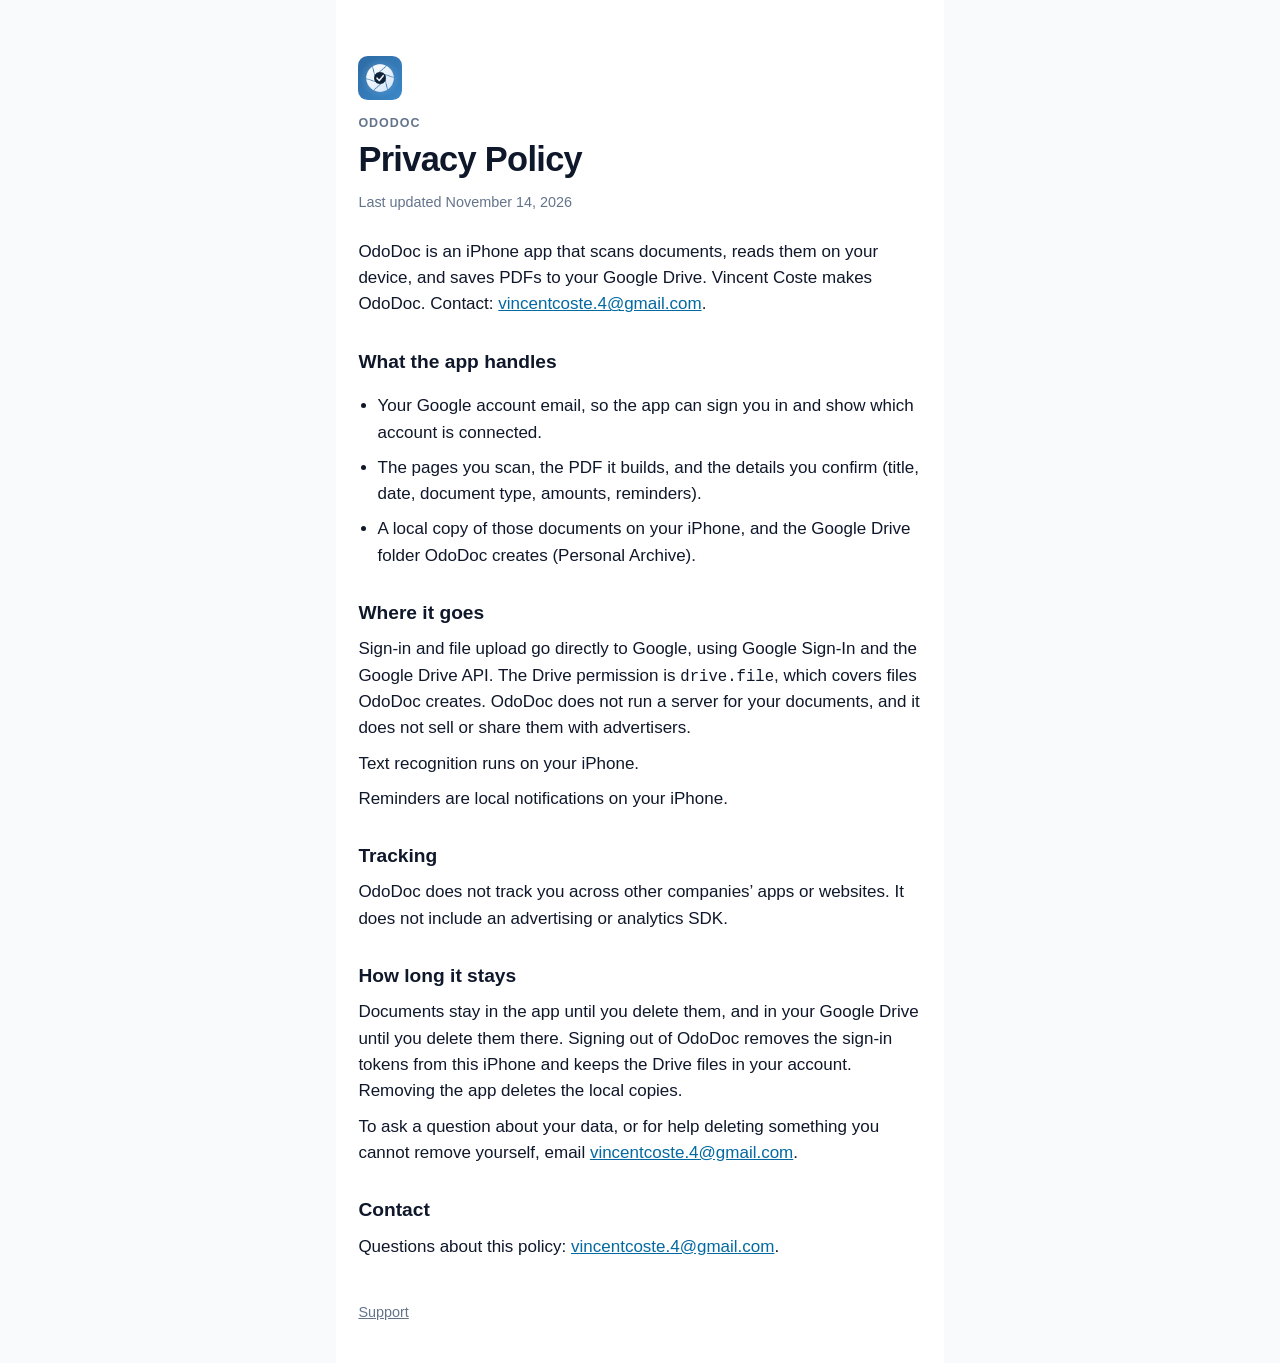
<file: index.html>
<!DOCTYPE html>
<html lang="en">
<head>
  <meta charset="utf-8">
  <meta name="viewport" content="width=device-width, initial-scale=1">
  <title>OdoDoc Privacy Policy</title>
  <meta name="description" content="Privacy policy for the OdoDoc iPhone app.">
  <link rel="stylesheet" href="style.css">
</head>
<body>
  <main>
    <img class="logo" src="logo.png" width="44" height="44" alt="">
    <p class="eyebrow">OdoDoc</p>
    <h1>Privacy Policy</h1>
    <p class="updated">Last updated November 14, 2026</p>

    <p>OdoDoc is an iPhone app that scans documents, reads them on your device, and saves PDFs to your Google Drive. Vincent Coste makes OdoDoc. Contact: <a href="mailto:vincentcoste.4@gmail.com">vincentcoste.4@gmail.com</a>.</p>

    <h2>What the app handles</h2>
    <ul>
      <li>Your Google account email, so the app can sign you in and show which account is connected.</li>
      <li>The pages you scan, the PDF it builds, and the details you confirm (title, date, document type, amounts, reminders).</li>
      <li>A local copy of those documents on your iPhone, and the Google Drive folder OdoDoc creates (Personal Archive).</li>
    </ul>

    <h2>Where it goes</h2>
    <p>Sign-in and file upload go directly to Google, using Google Sign-In and the Google Drive API. The Drive permission is <code>drive.file</code>, which covers files OdoDoc creates. OdoDoc does not run a server for your documents, and it does not sell or share them with advertisers.</p>
    <p>Text recognition runs on your iPhone.</p>
    <p>Reminders are local notifications on your iPhone.</p>

    <h2>Tracking</h2>
    <p>OdoDoc does not track you across other companies’ apps or websites. It does not include an advertising or analytics SDK.</p>

    <h2>How long it stays</h2>
    <p>Documents stay in the app until you delete them, and in your Google Drive until you delete them there. Signing out of OdoDoc removes the sign-in tokens from this iPhone and keeps the Drive files in your account. Removing the app deletes the local copies.</p>
    <p>To ask a question about your data, or for help deleting something you cannot remove yourself, email <a href="mailto:vincentcoste.4@gmail.com">vincentcoste.4@gmail.com</a>.</p>

    <h2>Contact</h2>
    <p>Questions about this policy: <a href="mailto:vincentcoste.4@gmail.com">vincentcoste.4@gmail.com</a>.</p>
  </main>
  <footer>
    <a href="support/">Support</a>
  </footer>
</body>
</html>
</file>
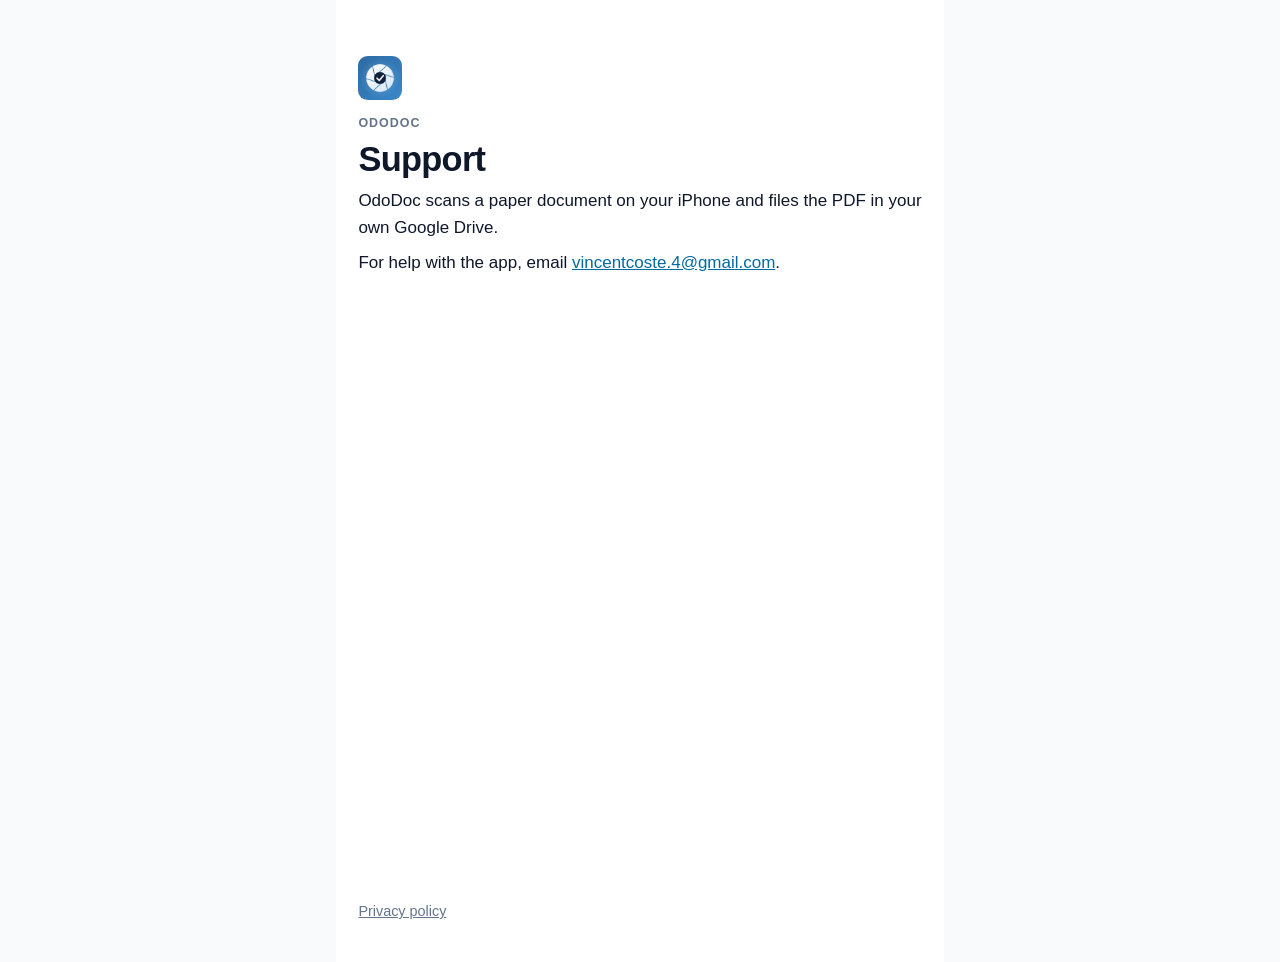
<file: support/index.html>
<!DOCTYPE html>
<html lang="en">
<head>
  <meta charset="utf-8">
  <meta name="viewport" content="width=device-width, initial-scale=1">
  <title>OdoDoc Support</title>
  <meta name="description" content="Support for the OdoDoc iPhone app.">
  <link rel="stylesheet" href="../style.css">
</head>
<body>
  <main>
    <img class="logo" src="../logo.png" width="44" height="44" alt="">
    <p class="eyebrow">OdoDoc</p>
    <h1>Support</h1>
    <p>OdoDoc scans a paper document on your iPhone and files the PDF in your own Google Drive.</p>
    <p>For help with the app, email <a href="mailto:vincentcoste.4@gmail.com">vincentcoste.4@gmail.com</a>.</p>
  </main>
  <footer>
    <a href="../">Privacy policy</a>
  </footer>
</body>
</html>
</file>
<file: style.css>
:root {
  color-scheme: light;
  --ink: #0f172a;
  --muted: #64748b;
  --line: #e2e8f0;
  --bg: #f8fafc;
  --paper: #ffffff;
  --link: #0369a1;
  --font: ui-rounded, -apple-system, BlinkMacSystemFont, "Segoe UI", sans-serif;
}

* { box-sizing: border-box; }

body {
  margin: 0;
  background: var(--bg);
  color: var(--ink);
  font: 17px/1.55 var(--font);
}

main {
  max-width: 38rem;
  margin: 0 auto;
  padding: 3.5rem 1.4rem 2rem;
  background: var(--paper);
  min-height: 100vh;
}

.logo {
  width: 44px;
  height: 44px;
  border-radius: 22%;
  display: block;
  margin: 0 0 0.9rem;
}

.eyebrow {
  margin: 0 0 0.4rem;
  font-size: 0.78rem;
  font-weight: 700;
  letter-spacing: 0.08em;
  text-transform: uppercase;
  color: var(--muted);
}

h1 {
  margin: 0;
  font-size: 2.15rem;
  font-weight: 800;
  letter-spacing: -0.02em;
  line-height: 1.15;
}

.updated {
  margin: 0.7rem 0 1.6rem;
  color: var(--muted);
  font-size: 0.9rem;
}

h2 {
  margin: 1.8rem 0 0.5rem;
  font-size: 1.2rem;
  font-weight: 700;
}

p, li { margin: 0.55rem 0; }

ul { padding-left: 1.2rem; }

a { color: var(--link); }

code {
  font-family: ui-monospace, "SF Mono", Menlo, monospace;
  font-size: 0.92em;
}

footer {
  max-width: 38rem;
  margin: 0 auto;
  padding: 0 1.4rem 2.5rem;
  background: var(--paper);
  font-size: 0.9rem;
}

footer a { color: var(--muted); }
</file>
